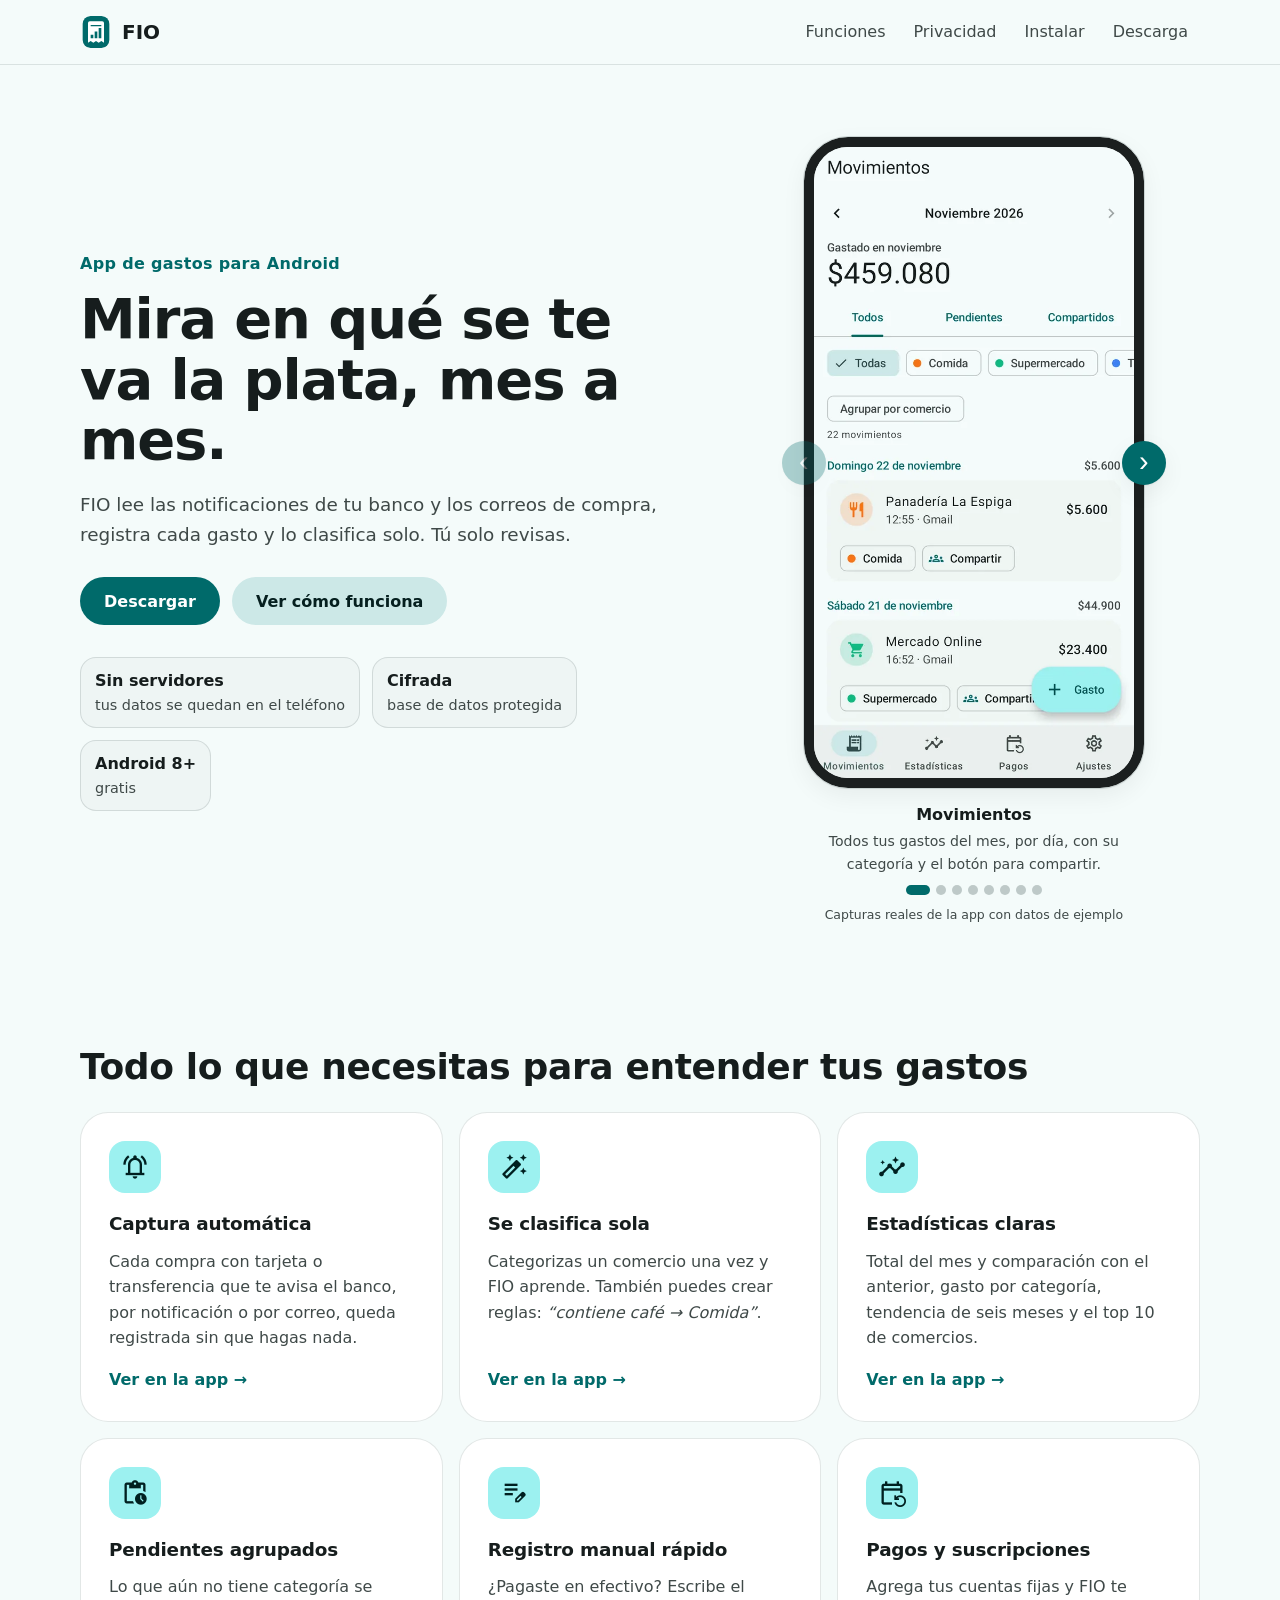
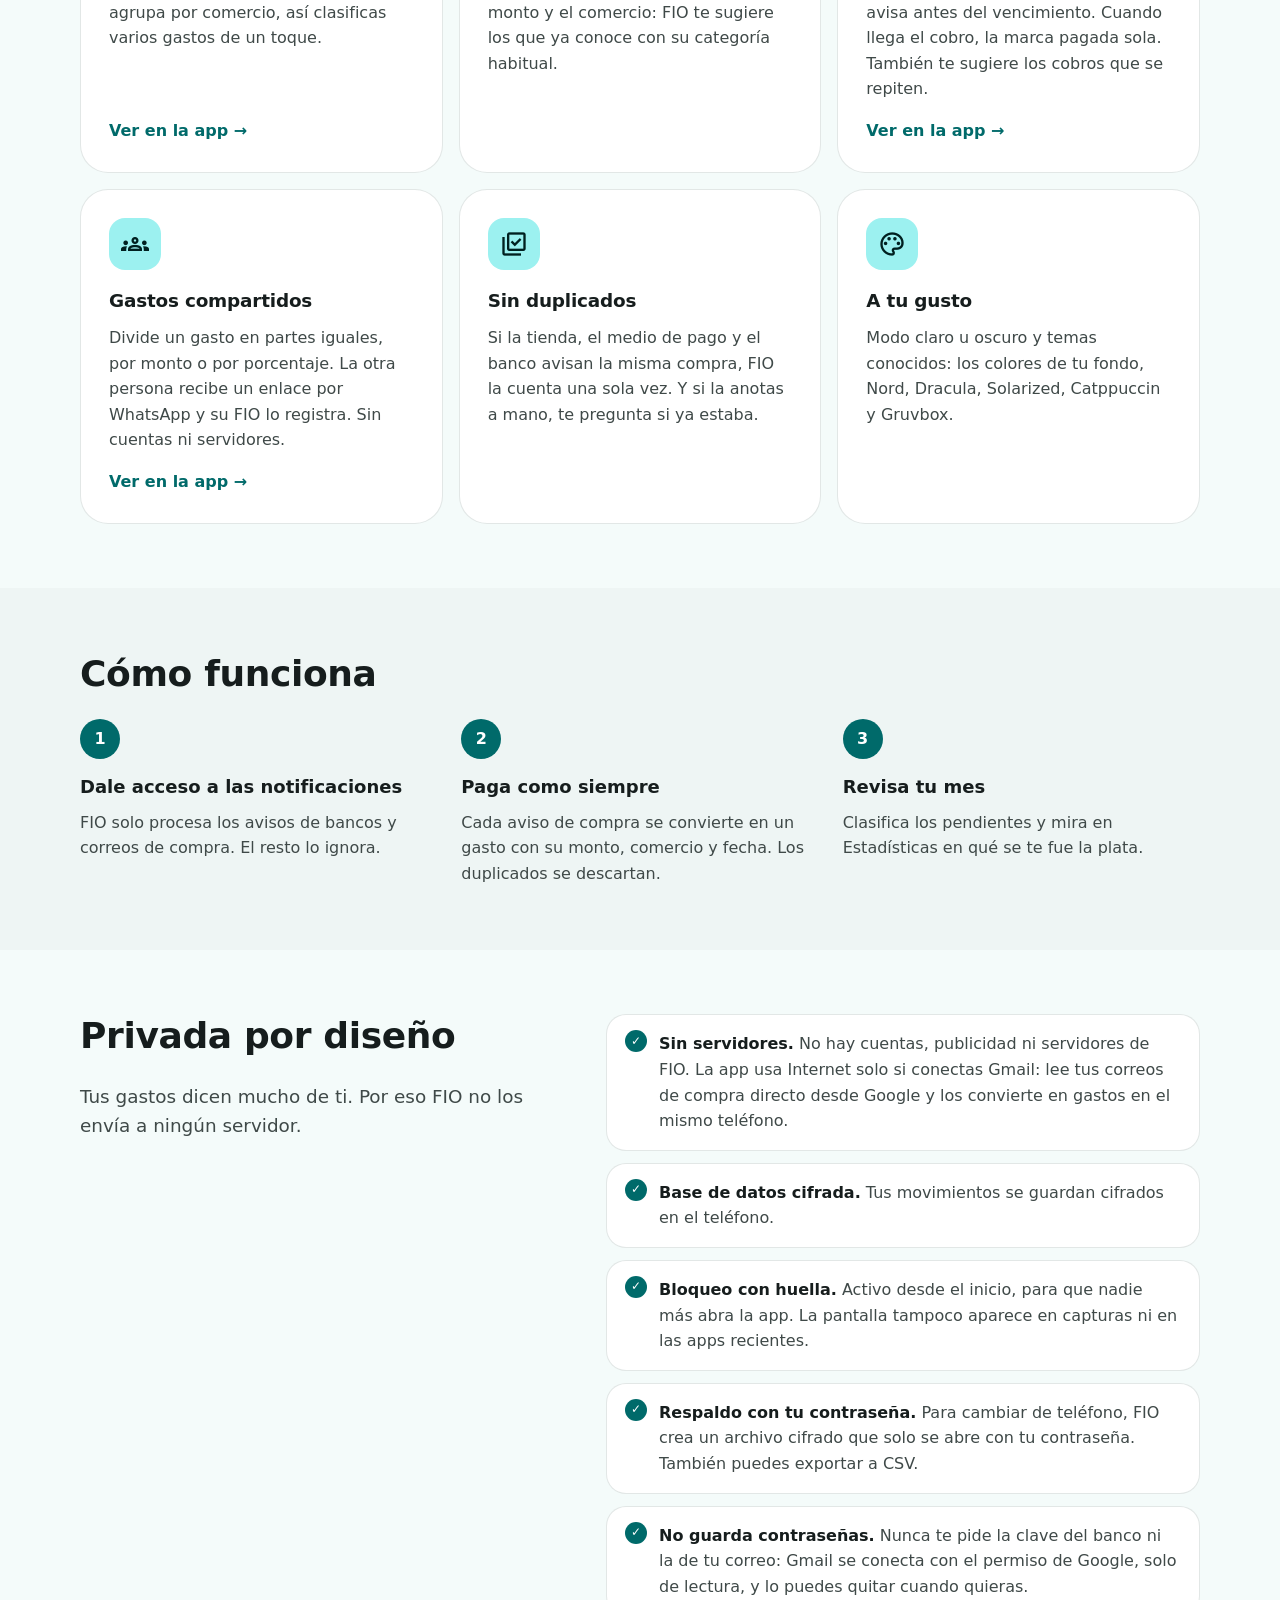
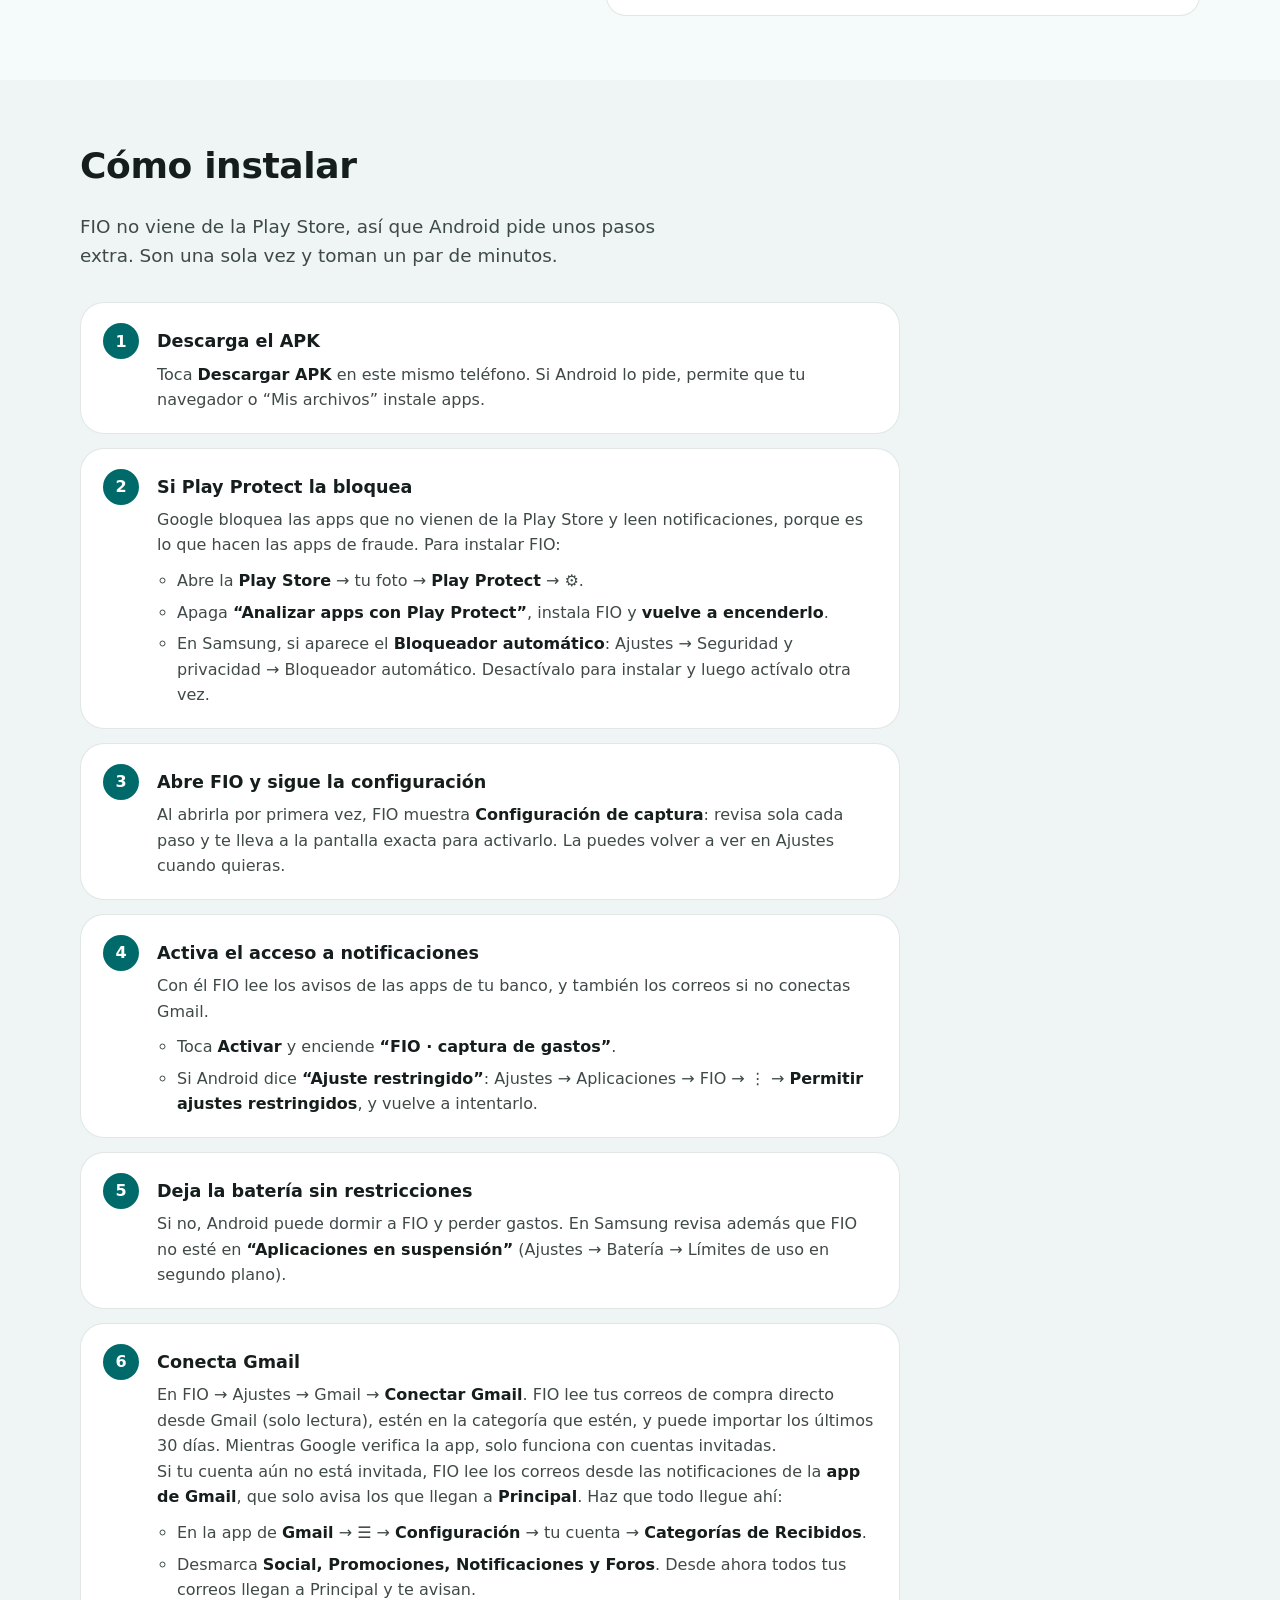
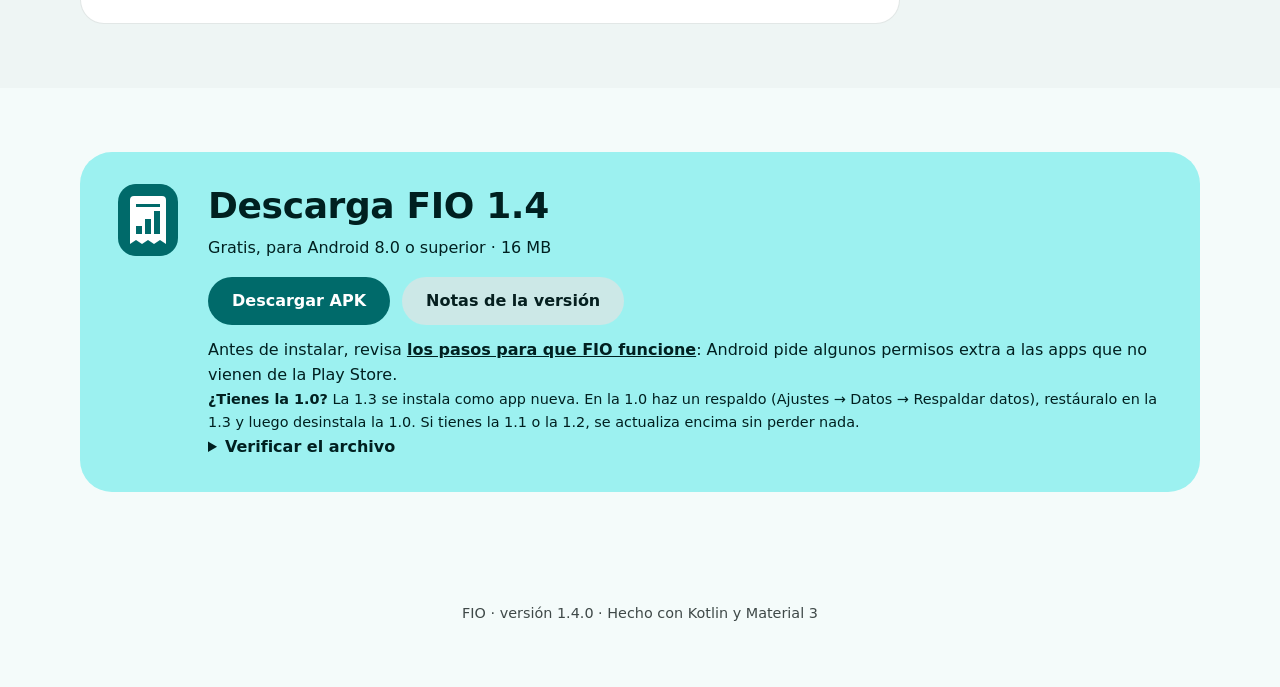
<file: site/index.html>
<!doctype html>
<html lang="es">
<head>
  <meta charset="utf-8">
  <meta name="viewport" content="width=device-width, initial-scale=1">
  <title>FIO — Mira en qué se te va la plata</title>
  <meta name="description" content="FIO registra solo tus gastos a partir de las notificaciones del banco y los clasifica mes a mes. Sin servidores: tus datos se quedan en el teléfono.">
  <meta name="theme-color" content="#006A6A">
  <meta property="og:title" content="FIO — Mira en qué se te va la plata">
  <meta property="og:description" content="Registra y clasifica tus gastos automáticamente. Sin servidores: tus datos se quedan en el teléfono.">
  <meta property="og:type" content="website">
  <link rel="icon" href="favicon.svg" type="image/svg+xml">
  <link rel="stylesheet" href="styles.css">
</head>
<body>
  <a class="skip" href="#contenido">Saltar al contenido</a>

  <header class="topbar">
    <div class="wrap topbar-inner">
      <a class="brand" href="#" aria-label="FIO, inicio">
        <img src="favicon.svg" alt="" width="32" height="32">
        <span>FIO</span>
      </a>
      <nav aria-label="Secciones">
        <a href="#funciones">Funciones</a>
        <a href="#privacidad">Privacidad</a>
        <a href="#instalar">Instalar</a>
        <a href="#descarga">Descarga</a>
      </nav>
    </div>
  </header>

  <main id="contenido">
    <section class="hero" id="inicio">
      <div class="wrap hero-grid">
        <div class="hero-copy">
          <p class="eyebrow">App de gastos para Android</p>
          <h1>Mira en qué se te va la plata, mes a mes.</h1>
          <p class="lead">
            FIO lee las notificaciones de tu banco y los correos de compra, registra cada gasto
            y lo clasifica solo. Tú solo revisas.
          </p>
          <div class="actions">
            <a class="btn btn-filled" href="#descarga">Descargar</a>
            <a class="btn btn-tonal" href="#funciones">Ver cómo funciona</a>
          </div>
          <ul class="facts" aria-label="Datos clave">
            <li><strong>Sin servidores</strong> tus datos se quedan en el teléfono</li>
            <li><strong>Cifrada</strong> base de datos protegida</li>
            <li><strong>Android 8+</strong> gratis</li>
          </ul>
        </div>

        <!-- Teléfono ilustrativo con datos de ejemplo -->
        <figure class="phone carousel" aria-roledescription="carrusel" aria-label="Capturas de FIO con datos de ejemplo">
          <div class="device">
            <button type="button" class="nav prev" aria-label="Captura anterior">‹</button>
            <ul class="slides" tabindex="0">
              <li class="slide" role="group" aria-roledescription="captura" aria-label="1 de 8: Movimientos" data-title="Movimientos" data-text="Todos tus gastos del mes, por día, con su categoría y el botón para compartir.">
                <picture>
                  <source srcset="img/dark/movimientos.webp" media="(prefers-color-scheme: dark)">
                  <img src="img/light/movimientos.webp" alt="Pantalla Movimientos de FIO con datos de ejemplo" width="600" height="1184">
                </picture>
              </li>
              <li class="slide" role="group" aria-roledescription="captura" aria-label="2 de 8: Pendientes" data-title="Pendientes" data-text="Lo que falta clasificar, agrupado por comercio: un toque y queda la regla.">
                <picture>
                  <source srcset="img/dark/pendientes.webp" media="(prefers-color-scheme: dark)">
                  <img src="img/light/pendientes.webp" alt="Pantalla Pendientes de FIO con datos de ejemplo" width="600" height="1184" loading="lazy">
                </picture>
              </li>
              <li class="slide" role="group" aria-roledescription="captura" aria-label="3 de 8: Estadísticas" data-title="Estadísticas" data-text="Total del mes, comparación con el anterior y los últimos 6 meses.">
                <picture>
                  <source srcset="img/dark/estadisticas.webp" media="(prefers-color-scheme: dark)">
                  <img src="img/light/estadisticas.webp" alt="Pantalla Estadísticas de FIO con datos de ejemplo" width="600" height="1184" loading="lazy">
                </picture>
              </li>
              <li class="slide" role="group" aria-roledescription="captura" aria-label="4 de 8: Tendencia por categoría" data-title="Tendencia por categoría" data-text="Cómo cambia cada categoría mes a mes.">
                <picture>
                  <source srcset="img/dark/tendencia.webp" media="(prefers-color-scheme: dark)">
                  <img src="img/light/tendencia.webp" alt="Pantalla Tendencia por categoría de FIO con datos de ejemplo" width="600" height="1184" loading="lazy">
                </picture>
              </li>
              <li class="slide" role="group" aria-roledescription="captura" aria-label="5 de 8: Pagos" data-title="Pagos" data-text="Calendario con el gasto de cada día y los vencimientos de tus cuentas.">
                <picture>
                  <source srcset="img/dark/pagos.webp" media="(prefers-color-scheme: dark)">
                  <img src="img/light/pagos.webp" alt="Pantalla Pagos de FIO con datos de ejemplo" width="600" height="1184" loading="lazy">
                </picture>
              </li>
              <li class="slide" role="group" aria-roledescription="captura" aria-label="6 de 8: Cuentas del mes" data-title="Cuentas del mes" data-text="Se marcan pagadas solas cuando llega el cobro.">
                <picture>
                  <source srcset="img/dark/cuentas.webp" media="(prefers-color-scheme: dark)">
                  <img src="img/light/cuentas.webp" alt="Pantalla Cuentas del mes de FIO con datos de ejemplo" width="600" height="1184" loading="lazy">
                </picture>
              </li>
              <li class="slide" role="group" aria-roledescription="captura" aria-label="7 de 8: Compartidos" data-title="Compartidos" data-text="Quién te debe y a quién le debes.">
                <picture>
                  <source srcset="img/dark/compartidos.webp" media="(prefers-color-scheme: dark)">
                  <img src="img/light/compartidos.webp" alt="Pantalla Compartidos de FIO con datos de ejemplo" width="600" height="1184" loading="lazy">
                </picture>
              </li>
              <li class="slide" role="group" aria-roledescription="captura" aria-label="8 de 8: Reglas" data-title="Reglas" data-text="Las que creas tú y las que la app aprende al clasificar.">
                <picture>
                  <source srcset="img/dark/reglas.webp" media="(prefers-color-scheme: dark)">
                  <img src="img/light/reglas.webp" alt="Pantalla Reglas de FIO con datos de ejemplo" width="600" height="1184" loading="lazy">
                </picture>
              </li>
            </ul>
            <button type="button" class="nav next" aria-label="Captura siguiente">›</button>
          </div>
          <figcaption aria-live="polite">
            <strong class="cap-title">Movimientos</strong>
            <span class="cap-text">Todos tus gastos del mes, por día, con su categoría y el botón para compartir.</span>
          </figcaption>
          <div class="dots"><button type="button" class="dot" aria-label="Ver Movimientos" aria-current="true"></button><button type="button" class="dot" aria-label="Ver Pendientes"></button><button type="button" class="dot" aria-label="Ver Estadísticas"></button><button type="button" class="dot" aria-label="Ver Tendencia por categoría"></button><button type="button" class="dot" aria-label="Ver Pagos"></button><button type="button" class="dot" aria-label="Ver Cuentas del mes"></button><button type="button" class="dot" aria-label="Ver Compartidos"></button><button type="button" class="dot" aria-label="Ver Reglas"></button></div>
          <p class="sample">Capturas reales de la app con datos de ejemplo</p>
        </figure>
      </div>
    </section>

    <section id="funciones" class="section">
      <div class="wrap">
        <h2>Todo lo que necesitas para entender tus gastos</h2>
        <div class="grid">
          <article class="card">
            <span class="icon ms" aria-hidden="true">notifications_active</span>
            <h3>Captura automática</h3>
            <p>Cada compra con tarjeta o transferencia que te avisa el banco, por notificación o por correo, queda registrada sin que hagas nada.</p>
            <a class="card-link" href="#inicio" data-slide="0">Ver en la app <span aria-hidden="true">→</span></a>
          </article>
          <article class="card">
            <span class="icon ms" aria-hidden="true">auto_fix_high</span>
            <h3>Se clasifica sola</h3>
            <p>Categorizas un comercio una vez y FIO aprende. También puedes crear reglas: <em>“contiene café → Comida”</em>.</p>
            <a class="card-link" href="#inicio" data-slide="7">Ver en la app <span aria-hidden="true">→</span></a>
          </article>
          <article class="card">
            <span class="icon ms" aria-hidden="true">insights</span>
            <h3>Estadísticas claras</h3>
            <p>Total del mes y comparación con el anterior, gasto por categoría, tendencia de seis meses y el top 10 de comercios.</p>
            <a class="card-link" href="#inicio" data-slide="2">Ver en la app <span aria-hidden="true">→</span></a>
          </article>
          <article class="card">
            <span class="icon ms" aria-hidden="true">pending_actions</span>
            <h3>Pendientes agrupados</h3>
            <p>Lo que aún no tiene categoría se agrupa por comercio, así clasificas varios gastos de un toque.</p>
            <a class="card-link" href="#inicio" data-slide="1">Ver en la app <span aria-hidden="true">→</span></a>
          </article>
          <article class="card">
            <span class="icon ms" aria-hidden="true">edit_note</span>
            <h3>Registro manual rápido</h3>
            <p>¿Pagaste en efectivo? Escribe el monto y el comercio: FIO te sugiere los que ya conoce con su categoría habitual.</p>
          </article>
          <article class="card">
            <span class="icon ms" aria-hidden="true">event_repeat</span>
            <h3>Pagos y suscripciones</h3>
            <p>Agrega tus cuentas fijas y FIO te avisa antes del vencimiento. Cuando llega el cobro, la marca pagada sola. También te sugiere los cobros que se repiten.</p>
            <a class="card-link" href="#inicio" data-slide="4">Ver en la app <span aria-hidden="true">→</span></a>
          </article>
          <article class="card">
            <span class="icon ms" aria-hidden="true">groups</span>
            <h3>Gastos compartidos</h3>
            <p>Divide un gasto en partes iguales, por monto o por porcentaje. La otra persona recibe un enlace por WhatsApp y su FIO lo registra. Sin cuentas ni servidores.</p>
            <a class="card-link" href="#inicio" data-slide="6">Ver en la app <span aria-hidden="true">→</span></a>
          </article>
          <article class="card">
            <span class="icon ms" aria-hidden="true">library_add_check</span>
            <h3>Sin duplicados</h3>
            <p>Si la tienda, el medio de pago y el banco avisan la misma compra, FIO la cuenta una sola vez. Y si la anotas a mano, te pregunta si ya estaba.</p>
          </article>
          <article class="card">
            <span class="icon ms" aria-hidden="true">palette</span>
            <h3>A tu gusto</h3>
            <p>Modo claro u oscuro y temas conocidos: los colores de tu fondo, Nord, Dracula, Solarized, Catppuccin y Gruvbox.</p>
          </article>
        </div>
      </div>
    </section>

    <section class="section steps-section">
      <div class="wrap">
        <h2>Cómo funciona</h2>
        <ol class="steps">
          <li>
            <h3>Dale acceso a las notificaciones</h3>
            <p>FIO solo procesa los avisos de bancos y correos de compra. El resto lo ignora.</p>
          </li>
          <li>
            <h3>Paga como siempre</h3>
            <p>Cada aviso de compra se convierte en un gasto con su monto, comercio y fecha. Los duplicados se descartan.</p>
          </li>
          <li>
            <h3>Revisa tu mes</h3>
            <p>Clasifica los pendientes y mira en Estadísticas en qué se te fue la plata.</p>
          </li>
        </ol>
      </div>
    </section>

    <section id="privacidad" class="section privacy">
      <div class="wrap privacy-grid">
        <div>
          <h2>Privada por diseño</h2>
          <p class="lead">Tus gastos dicen mucho de ti. Por eso FIO no los envía a ningún servidor.</p>
        </div>
        <ul class="checks">
          <li><strong>Sin servidores.</strong> No hay cuentas, publicidad ni servidores de FIO. La app usa Internet solo si conectas Gmail: lee tus correos de compra directo desde Google y los convierte en gastos en el mismo teléfono.</li>
          <li><strong>Base de datos cifrada.</strong> Tus movimientos se guardan cifrados en el teléfono.</li>
          <li><strong>Bloqueo con huella.</strong> Activo desde el inicio, para que nadie más abra la app. La pantalla tampoco aparece en capturas ni en las apps recientes.</li>
          <li><strong>Respaldo con tu contraseña.</strong> Para cambiar de teléfono, FIO crea un archivo cifrado que solo se abre con tu contraseña. También puedes exportar a CSV.</li>
          <li><strong>No guarda contraseñas.</strong> Nunca te pide la clave del banco ni la de tu correo: Gmail se conecta con el permiso de Google, solo de lectura, y lo puedes quitar cuando quieras.</li>
        </ul>
      </div>
    </section>

    <section id="instalar" class="section install-section">
      <div class="wrap">
        <h2>Cómo instalar</h2>
        <p class="lead">FIO no viene de la Play Store, así que Android pide unos pasos extra. Son una sola vez y toman un par de minutos.</p>
        <ol class="install-steps">
            <li>
              <h3>Descarga el APK</h3>
              <p>Toca <strong>Descargar APK</strong> en este mismo teléfono. Si Android lo pide, permite que tu navegador o “Mis archivos” instale apps.</p>
            </li>
            <li>
              <h3>Si Play Protect la bloquea</h3>
              <p>Google bloquea las apps que no vienen de la Play Store y leen notificaciones, porque es lo que hacen las apps de fraude. Para instalar FIO:</p>
              <ul>
                <li>Abre la <strong>Play Store</strong> → tu foto → <strong>Play Protect</strong> → ⚙️.</li>
                <li>Apaga <strong>“Analizar apps con Play Protect”</strong>, instala FIO y <strong>vuelve a encenderlo</strong>.</li>
                <li>En Samsung, si aparece el <strong>Bloqueador automático</strong>: Ajustes → Seguridad y privacidad → Bloqueador automático. Desactívalo para instalar y luego actívalo otra vez.</li>
              </ul>
            </li>
            <li>
              <h3>Abre FIO y sigue la configuración</h3>
              <p>Al abrirla por primera vez, FIO muestra <strong>Configuración de captura</strong>: revisa sola cada paso y te lleva a la pantalla exacta para activarlo. La puedes volver a ver en Ajustes cuando quieras.</p>
            </li>
            <li>
              <h3>Activa el acceso a notificaciones</h3>
              <p>Con él FIO lee los avisos de las apps de tu banco, y también los correos si no conectas Gmail.</p>
              <ul>
                <li>Toca <strong>Activar</strong> y enciende <strong>“FIO · captura de gastos”</strong>.</li>
                <li>Si Android dice <strong>“Ajuste restringido”</strong>: Ajustes → Aplicaciones → FIO → ⋮ → <strong>Permitir ajustes restringidos</strong>, y vuelve a intentarlo.</li>
              </ul>
            </li>
            <li>
              <h3>Deja la batería sin restricciones</h3>
              <p>Si no, Android puede dormir a FIO y perder gastos. En Samsung revisa además que FIO no esté en <strong>“Aplicaciones en suspensión”</strong> (Ajustes → Batería → Límites de uso en segundo plano).</p>
            </li>
            <li>
              <h3>Conecta Gmail</h3>
              <p>En FIO → Ajustes → Gmail → <strong>Conectar Gmail</strong>. FIO lee tus correos de compra directo desde Gmail (solo lectura), estén en la categoría que estén, y puede importar los últimos 30 días. Mientras Google verifica la app, solo funciona con cuentas invitadas.</p>
              <p>Si tu cuenta aún no está invitada, FIO lee los correos desde las notificaciones de la <strong>app de Gmail</strong>, que solo avisa los que llegan a <strong>Principal</strong>. Haz que todo llegue ahí:</p>
              <ul>
                <li>En la app de <strong>Gmail</strong> → ☰ → <strong>Configuración</strong> → tu cuenta → <strong>Categorías de Recibidos</strong>.</li>
                <li>Desmarca <strong>Social, Promociones, Notificaciones y Foros</strong>. Desde ahora todos tus correos llegan a Principal y te avisan.</li>
              </ul>
            </li>
        </ol>
      </div>
    </section>

    <section id="descarga" class="section download">
      <div class="wrap download-card">
        <img src="favicon.svg" alt="" width="72" height="72">
        <div>
          <h2>Descarga FIO 1.4</h2>
          <p>Gratis, para Android 8.0 o superior · 16 MB</p>
          <div class="actions download-actions">
            <a class="btn btn-filled" href="https://github.com/stuvms/fio-web/releases/download/v1.4.0/fio-1.4.0.apk" download>Descargar APK</a>
            <a class="btn btn-tonal" href="https://github.com/stuvms/fio-web/releases/tag/v1.4.0">Notas de la versión</a>
          </div>
          <p class="install-link">Antes de instalar, revisa <a href="#instalar">los pasos para que FIO funcione</a>: Android pide algunos permisos extra a las apps que no vienen de la Play Store.</p>
          <p class="note"><strong>¿Tienes la 1.0?</strong> La 1.3 se instala como app nueva. En la 1.0 haz un respaldo (Ajustes → Datos → Respaldar datos), restáuralo en la 1.3 y luego desinstala la 1.0. Si tienes la 1.1 o la 1.2, se actualiza encima sin perder nada.</p>
          <details class="verify">
            <summary>Verificar el archivo</summary>
            <p>SHA-256 del APK:<br><code>3806a2c9cdd265997a7cb25073eba725ea7ec32581a3792d7b910b7db89c3119</code></p>
            <p>Certificado de firma (SHA-256):<br><code>73:63:38:FA:D4:E8:BC:8F:88:49:0A:5C:F1:DF:B4:34:31:7E:0E:1A:B8:29:46:43:6E:CC:0C:54:9B:94:61:7E</code></p>
          </details>
        </div>
      </div>
    </section>
  </main>

  <footer class="footer">
    <div class="wrap">
      <p>FIO · versión 1.4.0 · Hecho con Kotlin y Material 3</p>
    </div>
  </footer>
  <script>
    // Carrusel de capturas: flechas, puntos, teclado y deslizar (scroll-snap nativo)
    (function () {
      var root = document.querySelector(".carousel");
      if (!root) return;
      var track = root.querySelector(".slides");
      var slides = Array.prototype.slice.call(track.children);
      var dots = Array.prototype.slice.call(root.querySelectorAll(".dot"));
      var title = root.querySelector(".cap-title"), text = root.querySelector(".cap-text");
      var prev = root.querySelector(".prev"), next = root.querySelector(".next");
      var current = 0;
      var jumping = false, jt;
      function show(i) {
        update(i);
        // Mientras dura el desplazamiento animado, el evento scroll no cambia la captura actual
        jumping = true; clearTimeout(jt); jt = setTimeout(function () { jumping = false; }, 700);
        track.scrollTo({ left: i * track.clientWidth, behavior: "smooth" });
      }
      function update(i) {
        current = i;
        title.textContent = slides[i].dataset.title;
        text.textContent = slides[i].dataset.text;
        dots.forEach(function (d, k) { if (k === i) d.setAttribute("aria-current", "true"); else d.removeAttribute("aria-current"); });
        prev.disabled = i === 0;
        next.disabled = i === slides.length - 1;
      }
      prev.addEventListener("click", function () { show(Math.max(0, current - 1)); });
      next.addEventListener("click", function () { show(Math.min(slides.length - 1, current + 1)); });
      dots.forEach(function (d, k) { d.addEventListener("click", function () { show(k); }); });
      track.addEventListener("keydown", function (e) {
        if (e.key === "ArrowRight") { e.preventDefault(); next.click(); }
        if (e.key === "ArrowLeft") { e.preventDefault(); prev.click(); }
      });
      // Al deslizar con el dedo: la captura que queda visible pasa a ser la actual
      if ("IntersectionObserver" in window) {
        var io = new IntersectionObserver(function (entries) {
          entries.forEach(function (e) {
            if (e.isIntersecting && !jumping) update(slides.indexOf(e.target));
          });
        }, { root: track, threshold: 0.6 });
        slides.forEach(function (sl) { io.observe(sl); });
      }
      // Respaldo: al terminar de deslizar (navegadores con "scrollend")
      track.addEventListener("scrollend", function () {
        if (!jumping) update(Math.round(track.scrollLeft / track.clientWidth));
      });
      update(0);
      // "Ver en la app" de cada función: sube al teléfono y muestra esa pantalla
      Array.prototype.forEach.call(document.querySelectorAll("[data-slide]"), function (a) {
        a.addEventListener("click", function (e) {
          e.preventDefault();
          root.scrollIntoView({ behavior: "smooth", block: "center" });
          show(Number(a.dataset.slide));
        });
      });
    })();
  </script>
</body>
</html>
</file>
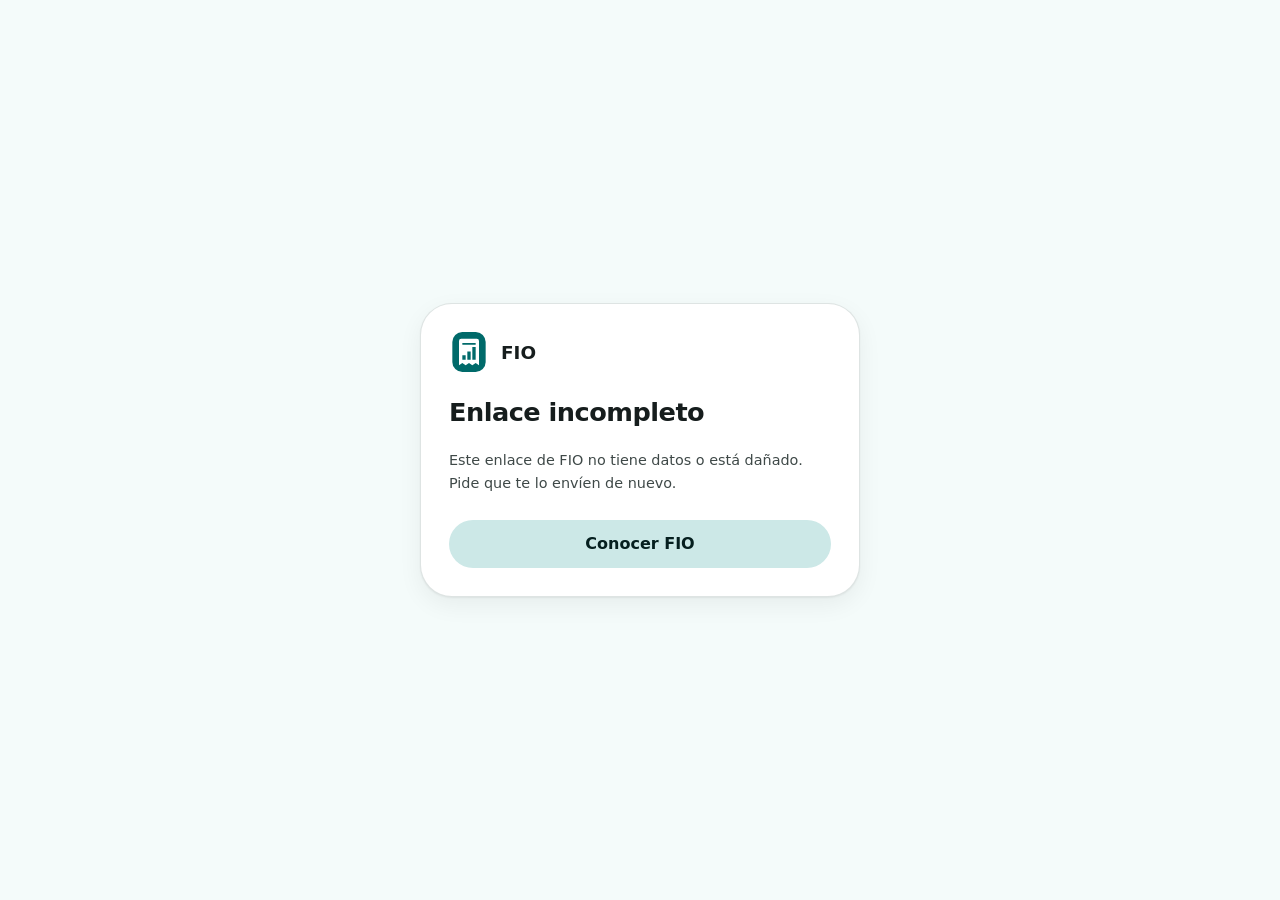
<file: site/c/index.html>
<!doctype html>
<html lang="es">
<head>
  <meta charset="utf-8">
  <meta name="viewport" content="width=device-width, initial-scale=1">
  <title>Gasto compartido · FIO</title>
  <meta name="description" content="Abre este gasto compartido en FIO.">
  <meta name="robots" content="noindex">
  <meta name="referrer" content="no-referrer">
  <meta name="theme-color" content="#006A6A">
  <link rel="icon" href="../favicon.svg" type="image/svg+xml">
  <link rel="stylesheet" href="../styles.css">
  <style>
    .share-wrap { min-height: 100vh; display: grid; place-items: center; padding: 32px 0; }
    .share-card { background: var(--surface); border: 1px solid color-mix(in srgb, var(--outline) 50%, transparent); border-radius: 32px; padding: 28px; width: min(440px, 100%); box-shadow: var(--shadow); }
    .share-card header { display: flex; align-items: center; gap: 12px; margin-bottom: 20px; }
    .share-card header img { border-radius: 12px; }
    .share-card header span { font-weight: 700; font-size: 1.15rem; }
    .who { color: var(--text-muted); margin: 0 0 4px; }
    .big { font-size: 2.4rem; font-weight: 600; letter-spacing: -0.02em; margin: 0; }
    .what { margin: 4px 0 0; font-size: 1.05rem; }
    .total { color: var(--text-muted); font-size: 0.9rem; margin: 4px 0 0; }
    .share-card .btn { width: 100%; margin-top: 24px; }
    .hint { color: var(--text-muted); font-size: 0.9rem; margin: 16px 0 0; }
    .hint a { font-weight: 600; }
    [hidden] { display: none !important; }
  </style>
</head>
<body>
  <main class="wrap share-wrap">
    <section class="share-card" aria-live="polite">
      <header><img src="../favicon.svg" alt="" width="40" height="40"><span>FIO</span></header>

      <div id="ok" hidden>
        <p class="who" id="who"></p>
        <p class="big" id="amount"></p>
        <p class="what" id="what"></p>
        <p class="total" id="total" hidden></p>
        <a class="btn btn-filled" id="open" href="#">Abrir en FIO</a>
        <p class="hint">Al abrirlo, tu FIO lo registra y te muestra la notificación. Si el botón no hace nada, copia este enlace y en FIO ve a <strong>Compartidos → Abrir enlace copiado</strong>.</p>
        <p class="hint">¿No tienes FIO? <a href="../">Conoce la app</a>.</p>
      </div>

      <div id="bad" hidden>
        <p class="big" style="font-size:1.6rem">Enlace incompleto</p>
        <p class="hint">Este enlace de FIO no tiene datos o está dañado. Pide que te lo envíen de nuevo.</p>
        <a class="btn btn-tonal" href="../">Conocer FIO</a>
      </div>
    </section>
  </main>

  <script>
    // Los datos viajan después del "#": el navegador nunca los envía a este servidor.
    (function () {
      var data = location.hash.replace(/^#/, "");
      function decode(s) {
        var b64 = s.replace(/-/g, "+").replace(/_/g, "/");
        while (b64.length % 4) b64 += "=";
        var bin = atob(b64), bytes = new Uint8Array(bin.length);
        for (var i = 0; i < bin.length; i++) bytes[i] = bin.charCodeAt(i);
        return JSON.parse(new TextDecoder().decode(bytes));
      }
      function clp(n) { return "$" + Number(n).toLocaleString("es-CL", { maximumFractionDigits: 0 }); }

      var p = null;
      try { if (/^[A-Za-z0-9_-]{20,}$/.test(data)) p = decode(data); } catch (e) { p = null; }
      if (!p || !p.k || !p.a) { document.getElementById("bad").hidden = false; return; }

      var name = String(p.n || "Alguien");
      var who = { c: name + " te cargó", p: name + " te pagó", r: name + " registró tu pago de" }[p.k] || name;
      document.getElementById("who").textContent = who;
      document.getElementById("amount").textContent = clp(p.a);
      document.getElementById("what").textContent = p.k === "c" ? String(p.d || "") : "";
      if (p.k === "c" && p.t) {
        var total = document.getElementById("total");
        total.textContent = "Tu parte de un gasto de " + clp(p.t);
        total.hidden = false;
      }

      // intent:// abre FIO en Android (Chrome, Samsung Internet); fio:// para otros navegadores
      var isAndroid = /Android/i.test(navigator.userAgent);
      var href = isAndroid
        ? "intent://c?d=" + data + "#Intent;scheme=fio;package=com.fio.costostracker;end"
        : "fio://c?d=" + data;
      var open = document.getElementById("open");
      open.href = href;
      document.getElementById("ok").hidden = false;
      if (isAndroid) setTimeout(function () { location.href = href; }, 300);
    })();
  </script>
</body>
</html>
</file>
<file: site/styles.css>
/* FIO — mismos colores que la app (marca #006A6A, esquema Material 3 claro/oscuro) */
:root {
  --brand: #006a6a;
  --on-brand: #ffffff;
  --bg: #f4fbfa;
  --surface: #ffffff;
  --surface-low: #eef5f4;
  --surface-high: #e3eae9;
  --text: #161d1d;
  --text-muted: #3f4948;
  --outline: #bec9c8;
  --primary: #006a6a;
  --on-primary: #ffffff;
  --primary-container: #9cf1f0;
  --on-primary-container: #002020;
  --tonal: #cce8e7;
  --on-tonal: #051f1f;
  --success: #1b6d2f;
  --cat-super: #0f9d75;
  --cat-food: #e8590c;
  --cat-transport: #2f6fed;
  --cat-subs: #0b8fb3;
  --radius: 28px;
  --phone-frame: #1b1f1f;
  --shadow: 0 1px 2px rgb(0 0 0 / 0.06), 0 8px 24px rgb(0 0 0 / 0.06);
  color-scheme: light dark;
}

@media (prefers-color-scheme: dark) {
  :root {
    --bg: #0e1514;
    --surface: #161d1d;
    --surface-low: #1a2121;
    --surface-high: #252b2b;
    --text: #dde4e3;
    --text-muted: #bec9c8;
    --outline: #3f4948;
    --primary: #80d5d4;
    --on-primary: #003737;
    --primary-container: #004f4f;
    --on-primary-container: #9cf1f0;
    --tonal: #324b4b;
    --on-tonal: #cce8e7;
    --success: #8fd88f;
    --cat-super: #4fd1a5;
    --cat-food: #ff9b5c;
    --cat-transport: #8fb3ff;
    --cat-subs: #5cc8e6;
    --shadow: 0 1px 2px rgb(0 0 0 / 0.4), 0 8px 24px rgb(0 0 0 / 0.3);
    --phone-frame: #303838;
  }
}

* { box-sizing: border-box; }

html { scroll-behavior: smooth; }
@media (prefers-reduced-motion: reduce) { html { scroll-behavior: auto; } }

body {
  margin: 0;
  background: var(--bg);
  color: var(--text);
  font-family: system-ui, -apple-system, "Segoe UI", Roboto, "Helvetica Neue", Arial, sans-serif;
  font-size: 1rem;
  line-height: 1.6;
  -webkit-font-smoothing: antialiased;
}

img { display: block; }
a { color: var(--primary); }

.wrap { width: min(1120px, 100% - 32px); margin-inline: auto; }

.skip {
  position: absolute; left: -9999px; top: 8px;
  background: var(--primary); color: var(--on-primary);
  padding: 8px 16px; border-radius: 999px; z-index: 10;
}
.skip:focus { left: 16px; }

:focus-visible { outline: 3px solid var(--primary); outline-offset: 3px; border-radius: 8px; }

/* Barra superior */
.topbar {
  position: sticky; top: 0; z-index: 5;
  background: color-mix(in srgb, var(--bg) 88%, transparent);
  backdrop-filter: blur(12px);
  border-bottom: 1px solid color-mix(in srgb, var(--outline) 50%, transparent);
}
.topbar-inner { display: flex; align-items: center; justify-content: space-between; height: 64px; gap: 16px; }
.brand { display: flex; align-items: center; gap: 10px; color: var(--text); text-decoration: none; font-weight: 700; font-size: 1.25rem; }
.brand img { border-radius: 10px; }
nav { display: flex; gap: 4px; }
nav a {
  color: var(--text-muted); text-decoration: none; font-weight: 500;
  padding: 8px 12px; border-radius: 999px;
}
nav a:hover { background: var(--surface-high); color: var(--text); }

/* Portada */
.hero { padding: 72px 0 56px; }
.hero-grid { display: grid; grid-template-columns: 1.15fr 0.85fr; gap: 56px; align-items: center; }
.eyebrow { color: var(--primary); font-weight: 600; letter-spacing: 0.02em; margin: 0 0 12px; }
h1 { font-size: clamp(2.25rem, 5vw, 3.5rem); line-height: 1.08; letter-spacing: -0.02em; margin: 0 0 20px; }
h2 { font-size: clamp(1.6rem, 3vw, 2.25rem); line-height: 1.2; letter-spacing: -0.01em; margin: 0 0 24px; }
h3 { font-size: 1.125rem; margin: 0 0 8px; }
.lead { font-size: 1.15rem; color: var(--text-muted); margin: 0 0 28px; max-width: 34em; }

.actions { display: flex; flex-wrap: wrap; gap: 12px; margin-bottom: 32px; }
.btn {
  display: inline-flex; align-items: center; justify-content: center;
  min-height: 48px; padding: 0 24px; border-radius: 999px;
  font-weight: 600; text-decoration: none; transition: filter 0.15s;
}
.btn:hover { filter: brightness(1.08); }
.btn-filled { background: var(--primary); color: var(--on-primary); }
.btn-tonal { background: var(--tonal); color: var(--on-tonal); }

.facts { list-style: none; padding: 0; margin: 0; display: flex; flex-wrap: wrap; gap: 12px; }
.facts li {
  background: var(--surface-low); border: 1px solid color-mix(in srgb, var(--outline) 60%, transparent);
  border-radius: 16px; padding: 10px 14px; font-size: 0.9rem; color: var(--text-muted);
}
.facts strong { display: block; color: var(--text); font-size: 1rem; }

/* Teléfono con carrusel de capturas */
.phone { margin: 0; justify-self: center; width: min(340px, 100%); text-align: center; }
.device { position: relative; }
.slides {
  list-style: none; margin: 0; padding: 0;
  display: flex; overflow-x: auto; scroll-snap-type: x mandatory; scroll-behavior: smooth;
  scrollbar-width: none; overscroll-behavior-x: contain;
  border: 10px solid var(--phone-frame); border-radius: 44px;
  background: var(--surface-low); box-shadow: var(--shadow);
  outline: 1px solid color-mix(in srgb, var(--outline) 70%, transparent);
}
.slides::-webkit-scrollbar { display: none; }
.slides:focus-visible { outline: 3px solid var(--primary); outline-offset: 4px; }
.slide { flex: 0 0 100%; scroll-snap-align: start; }
.slide img { width: 100%; height: auto; display: block; aspect-ratio: 600 / 1184; }
.nav {
  position: absolute; top: 50%; transform: translateY(-50%); z-index: 2;
  width: 44px; height: 44px; border-radius: 50%; border: 0; cursor: pointer;
  display: grid; place-items: center; font-size: 1.8rem; line-height: 1; padding-bottom: 4px;
  background: var(--primary); color: var(--on-primary); box-shadow: var(--shadow);
  transition: opacity 0.15s, filter 0.15s;
}
.nav:hover { filter: brightness(1.1); }
.nav:disabled { opacity: 0.3; cursor: default; }
.prev { left: -22px; }
.next { right: -22px; }
.phone figcaption { margin-top: 14px; display: grid; gap: 2px; min-height: 3.6em; }
.phone figcaption strong { font-size: 1rem; }
.phone figcaption span { font-size: 0.88rem; color: var(--text-muted); }
.dots { display: flex; justify-content: center; gap: 6px; margin-top: 10px; }
.dot { width: 10px; height: 10px; padding: 0; border: 0; border-radius: 999px; cursor: pointer; background: var(--outline); transition: width 0.2s, background 0.2s; }
.dot[aria-current="true"] { width: 24px; background: var(--primary); }
.sample { font-size: 0.78rem; color: var(--text-muted); margin: 10px 0 0; }
@media (max-width: 600px) { .prev { left: -8px; } .next { right: -8px; } }

/* Secciones */
.section { padding: 64px 0; }
.grid { display: grid; grid-template-columns: repeat(3, 1fr); gap: 16px; }
.card {
  display: flex; flex-direction: column; gap: 10px;
  background: var(--surface); border-radius: var(--radius); padding: 28px;
  border: 1px solid color-mix(in srgb, var(--outline) 45%, transparent);
  transition: border-color 0.2s, box-shadow 0.2s, transform 0.2s;
}
.card:hover { border-color: color-mix(in srgb, var(--primary) 55%, transparent); box-shadow: var(--shadow); transform: translateY(-2px); }
@media (prefers-reduced-motion: reduce) { .card, .card:hover { transition: none; transform: none; } }
.card h3 { margin: 6px 0 0; font-size: 1.15rem; letter-spacing: -0.01em; }
.card p { margin: 0; color: var(--text-muted); }
.icon {
  width: 52px; height: 52px; display: grid; place-items: center; border-radius: 16px;
  background: var(--primary-container); color: var(--on-primary-container);
}
.card-link { margin-top: auto; padding-top: 6px; font-weight: 600; text-decoration: none; color: var(--primary); }
.card-link span { display: inline-block; transition: transform 0.2s; }
.card-link:hover span { transform: translateX(3px); }

/* Íconos de Material (subconjunto local: no se carga nada de terceros) */
@font-face {
  font-family: "Material Symbols Outlined"; font-style: normal; font-weight: 400; font-display: block;
  src: url("fonts/material-symbols.woff2") format("woff2");
}
.ms {
  font-family: "Material Symbols Outlined"; font-weight: normal; font-style: normal; font-size: 28px; line-height: 1;
  letter-spacing: normal; text-transform: none; white-space: nowrap; direction: ltr;
  -webkit-font-feature-settings: "liga"; font-feature-settings: "liga"; -webkit-font-smoothing: antialiased;
}

.steps-section { background: var(--surface-low); }
.steps { list-style: none; counter-reset: step; padding: 0; margin: 0; display: grid; grid-template-columns: repeat(3, 1fr); gap: 24px; }
.steps li { counter-increment: step; }
.steps li::before {
  content: counter(step);
  display: grid; place-items: center; width: 40px; height: 40px; border-radius: 50%;
  background: var(--primary); color: var(--on-primary); font-weight: 700; margin-bottom: 14px;
}
.steps p { margin: 0; color: var(--text-muted); }

.privacy-grid { display: grid; grid-template-columns: 0.9fr 1.1fr; gap: 40px; align-items: start; }
.privacy .lead { margin: 0; }
.checks { list-style: none; padding: 0; margin: 0; display: grid; gap: 12px; }
.checks li {
  position: relative; padding: 16px 20px 16px 52px;
  background: var(--surface); border-radius: 20px; color: var(--text-muted);
  border: 1px solid color-mix(in srgb, var(--outline) 45%, transparent);
}
.checks li::before {
  content: "✓"; position: absolute; left: 18px; top: 15px;
  width: 22px; height: 22px; border-radius: 50%; display: grid; place-items: center;
  background: var(--primary); color: var(--on-primary); font-size: 0.75rem; font-weight: 700;
}
.checks strong { color: var(--text); }

.download-card {
  display: flex; gap: 24px; align-items: center;
  background: var(--primary-container); color: var(--on-primary-container);
  border-radius: 32px; padding: 32px;
}
.download-card img { border-radius: 22px; flex: none; }
.download-card h2 { margin-bottom: 8px; }
.download-card p { margin: 0; }

.footer { padding: 32px 0 48px; color: var(--text-muted); font-size: 0.9rem; text-align: center; }

/* Tablet y celular */
@media (max-width: 900px) {
  .hero-grid, .privacy-grid { grid-template-columns: 1fr; }
  .hero { padding-top: 40px; }
  .grid { grid-template-columns: repeat(2, 1fr); }
  .steps { grid-template-columns: 1fr; }
}
@media (max-width: 600px) {
  nav a:not(:last-child) { display: none; }
  .grid { grid-template-columns: 1fr; }
  .section { padding: 48px 0; }
  .download-card { flex-direction: column; align-items: flex-start; padding: 24px; }
}

/* Descarga 1.0 */
.download-card { align-items: flex-start; }
.download-actions { margin: 16px 0 12px; }
.install { margin: 0 0 12px; padding-left: 20px; }
.install li { margin: 4px 0; }
.verify summary { cursor: pointer; font-weight: 600; }
.verify p { font-size: 0.85rem; margin: 8px 0 0; }
.verify code { word-break: break-all; font-size: 0.8rem; }
.note { font-size: 0.9rem; margin: 0 0 12px; }


/* Cómo instalar */
.install-section { background: var(--surface-low); }
.install-section .lead { margin-bottom: 32px; }
.install-steps { list-style: none; counter-reset: paso; margin: 0; padding: 0; display: grid; gap: 14px; max-width: 820px; }
.install-steps > li {
  counter-increment: paso; position: relative; padding: 20px 24px 20px 76px;
  background: var(--surface); border-radius: 24px; border: 1px solid color-mix(in srgb, var(--outline) 45%, transparent);
}
.install-steps > li::before {
  content: counter(paso); position: absolute; left: 22px; top: 20px;
  width: 36px; height: 36px; border-radius: 50%; display: grid; place-items: center;
  background: var(--primary); color: var(--on-primary); font-weight: 700;
}
.install-steps h3 { margin: 4px 0 6px; font-size: 1.1rem; }
.install-steps p { margin: 0; color: var(--text-muted); }
.install-steps ul { margin: 10px 0 0; padding-left: 20px; color: var(--text-muted); display: grid; gap: 6px; }
.install-steps strong { color: var(--text); }
.install-link { margin: 12px 0; }
.install-link a { font-weight: 600; color: inherit; }
@media (max-width: 600px) {
  .install-steps > li { padding: 18px 18px 18px 64px; }
  .install-steps > li::before { left: 16px; top: 18px; width: 32px; height: 32px; }
}
</file>
